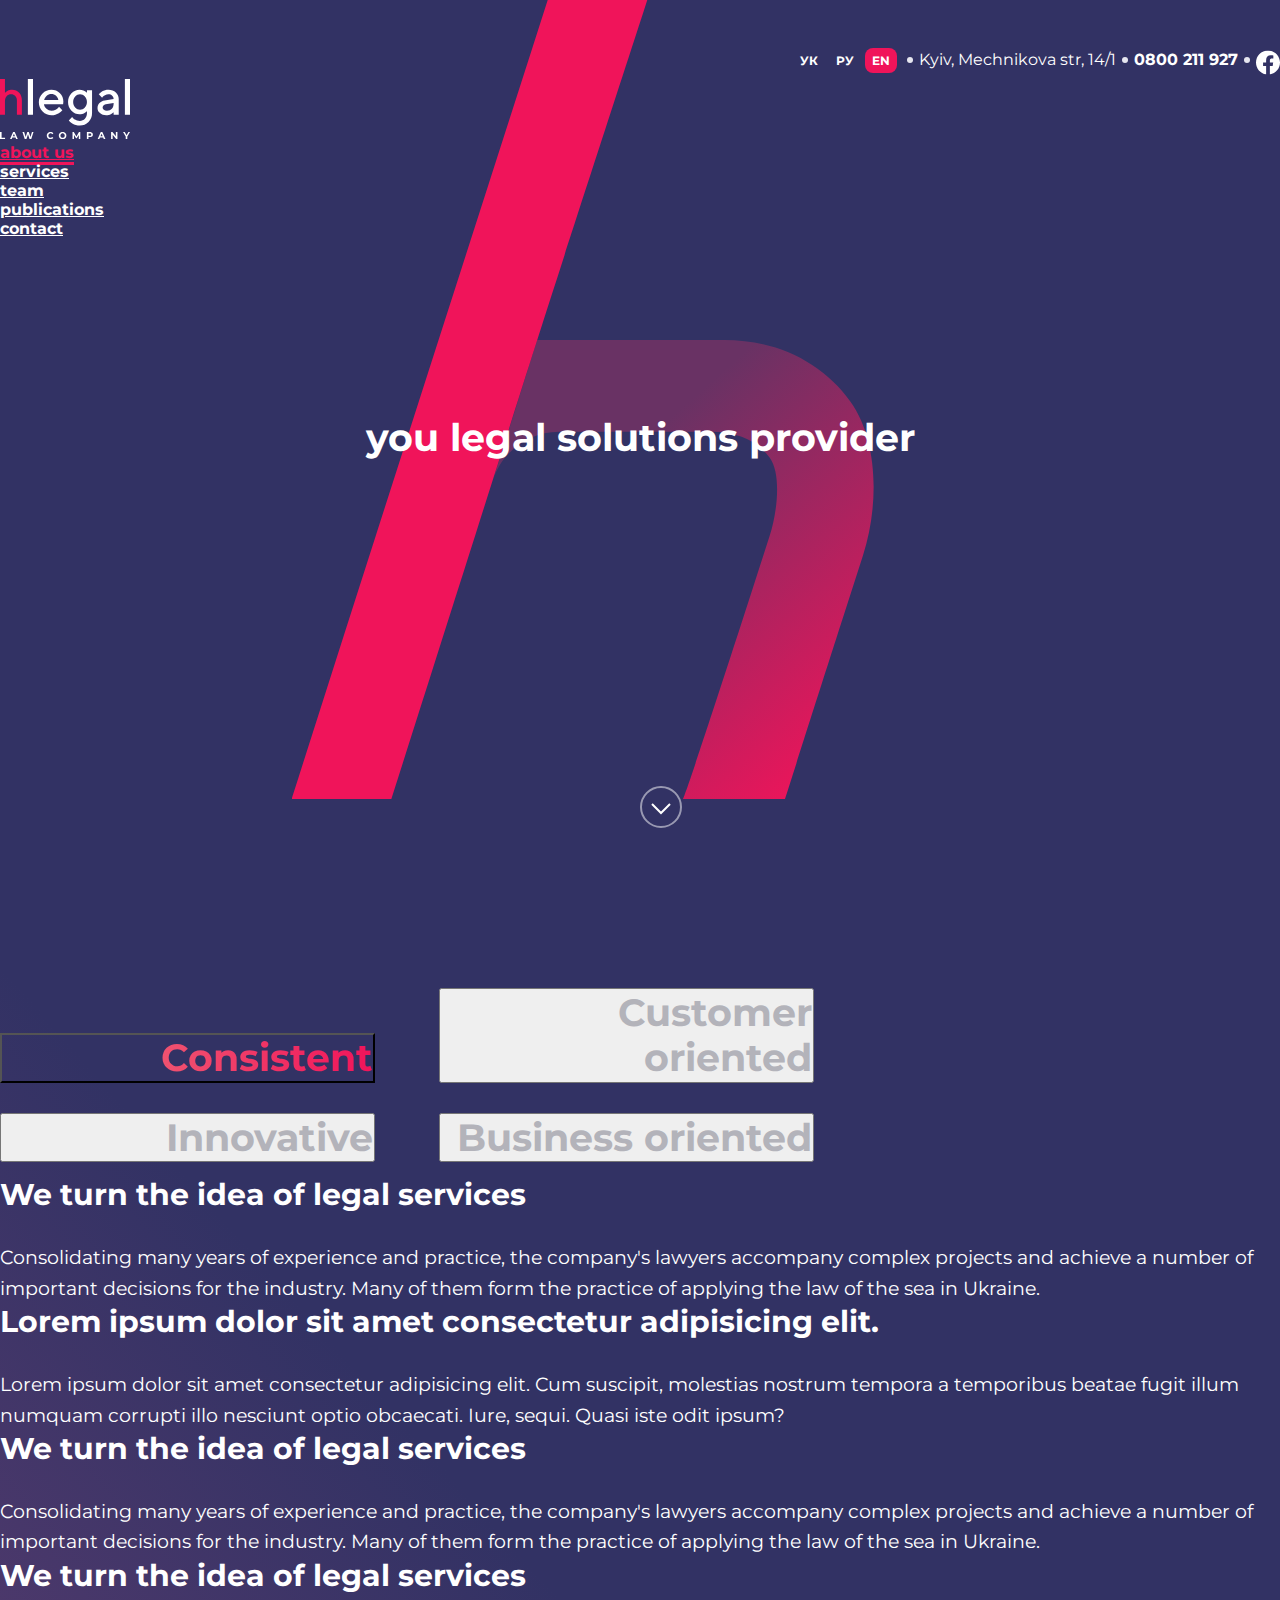
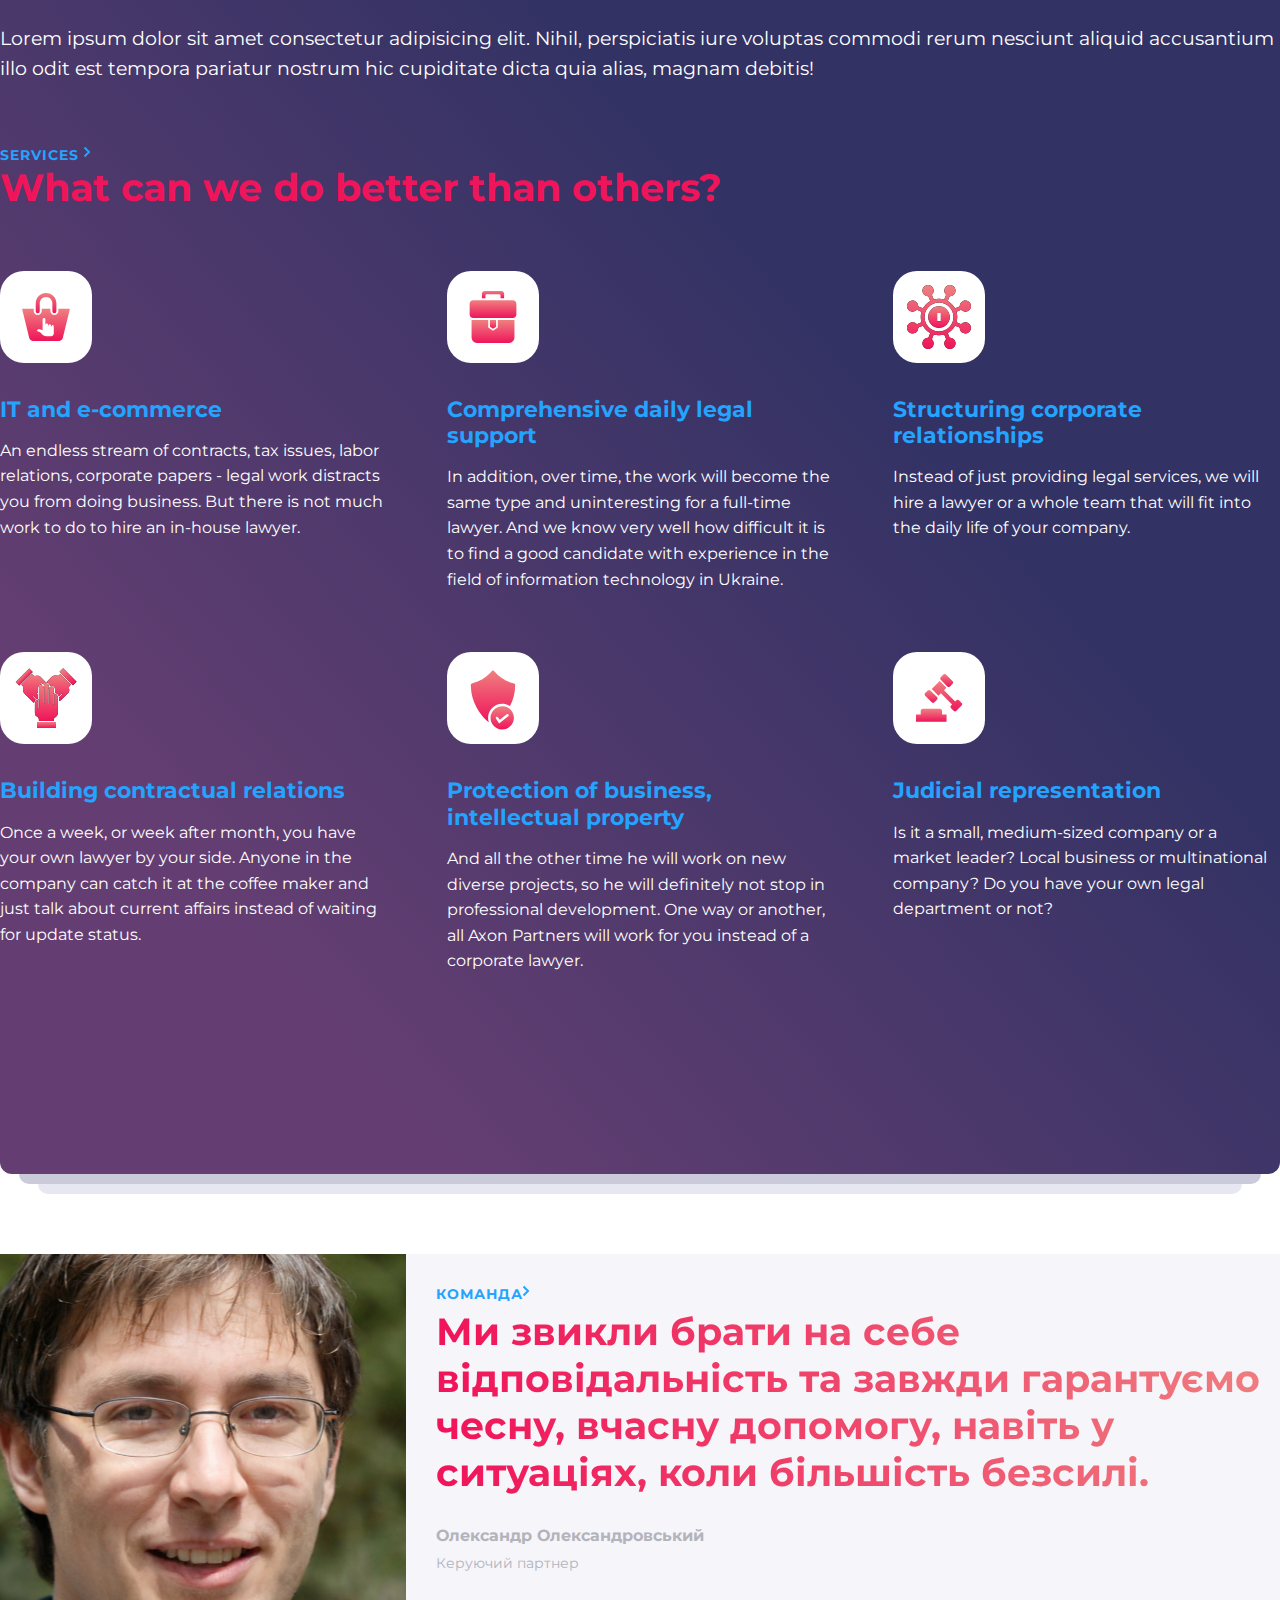
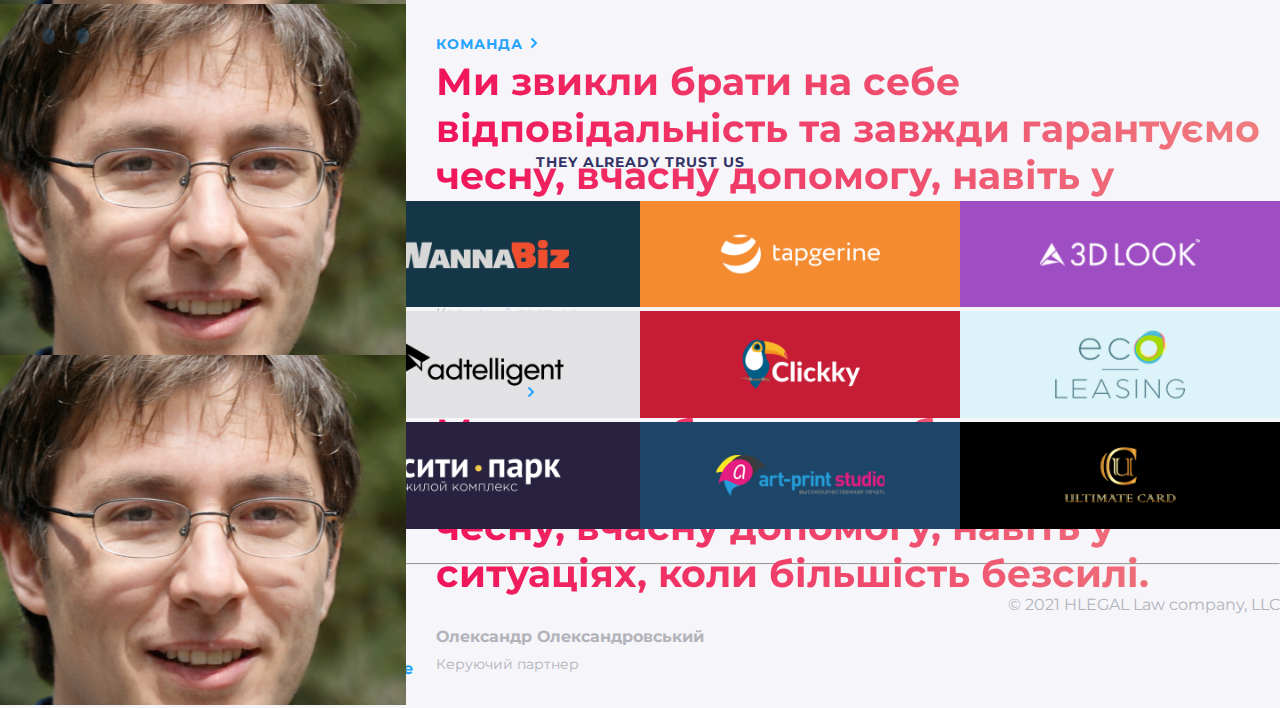
<file: index.html>
<!DOCTYPE html>
<html lang="en">

<head>
    <meta charset="UTF-8">
    <meta http-equiv="X-UA-Compatible" content="IE=edge">
    <meta name="viewport" content="width=device-width, initial-scale=1.0">
    <link href="https://cdn.jsdelivr.net/npm/bootstrap@5.1.3/dist/css/bootstrap.min.css" rel="stylesheet"
        integrity="sha384-1BmE4kWBq78iYhFldvKuhfTAU6auU8tT94WrHftjDbrCEXSU1oBoqyl2QvZ6jIW3" crossorigin="anonymous">
    <link rel="stylesheet" href="css/style.min.css">
    <link rel="icon" href="/img/favicon.png">
    <title>Homepage - Hlegals</title>
</head>

<body>
    <section class="home-intro-sect">
        <nav class="navbar navbar-expand-sm navbar-dark">
            <div class="container navbar-container">
                <div class="navbar-top">
                    <div class="navbar-lang">
                        <a href="" class="navbar-lang-item">УК</a>
                        <a href="" class="navbar-lang-item">РУ</a>
                        <a href="" class="navbar-lang-item active">EN</a>
                    </div>
                    <p class="navbar-address">Kyiv, Mechnikova str, 14/1</p>
                    <a href="tel:0800 211 927" class="navbar-tel">0800 211 927</a>
                    <a href="" class="navbar-fb"><svg width="24" height="25" viewBox="0 0 24 25" fill="none"
                            xmlns="http://www.w3.org/2000/svg">
                            <g clip-path="url(#clip0_30718_2871)">
                                <path class="navbar-fb-svg"
                                    d="M24 12.5733C24 5.90541 18.6274 0.5 12 0.5C5.37258 0.5 0 5.90541 0 12.5733C0 18.5995 4.38823 23.5943 10.125 24.5V16.0633H7.07813V12.5733H10.125V9.91343C10.125 6.88755 11.9165 5.21615 14.6576 5.21615C15.9705 5.21615 17.3438 5.45195 17.3438 5.45195V8.42313H15.8306C14.3399 8.42313 13.875 9.35379 13.875 10.3086V12.5733H17.2031L16.6711 16.0633H13.875V24.5C19.6118 23.5943 24 18.5995 24 12.5733Z"
                                    fill="white" />
                            </g>
                            <defs>
                                <clipPath id="clip0_30718_2871">
                                    <rect width="24" height="24" fill="white" transform="translate(0 0.5)" />
                                </clipPath>
                            </defs>
                        </svg></a>
                </div>
                <a class="navbar-brand" href="#"><img src="./img/logo-white.svg" class="navbar-main-logo"
                        alt="logo"></a>
                <button class="navbar-toggler" type="button" data-bs-toggle="collapse"
                    data-bs-target="#navbarSupportedContent" aria-controls="navbarSupportedContent"
                    aria-expanded="false" aria-label="Toggle navigation">
                    <span class="navbar-toggler-icon"></span>
                </button>
                <div class="collapse navbar-collapse" id="navbarSupportedContent">
                    <ul class="navbar-nav ms-auto mb-2 mb-lg-0">
                        <li class="nav-item">
                            <a class="nav-link active" href="#">about us</a>
                        </li>
                        <li class="nav-item">
                            <a class="nav-link" href="./services.html">services</a>
                        </li>
                        <li class="nav-item">
                            <a class="nav-link" href="./team.html">team</a>
                        </li>
                        <li class="nav-item">
                            <a class="nav-link" href="#">publications</a>
                        </li>
                        <li class="nav-item">
                            <a class="nav-link" href="#">contact</a>
                        </li>
                    </ul>
                </div>
            </div>
        </nav>
        <div class="container">
            <div class="container-logo">
                <h2 class="container-logo-header">you legal solutions provider</h2>
                <a href="" class="scroll-button">
                    <svg width="42" height="42" viewBox="0 0 42 42" fill="none" xmlns="http://www.w3.org/2000/svg">
                        <circle class="scroll-button-svg" opacity="0.5" cx="21" cy="21" r="20" stroke="white"
                            stroke-width="2" />
                        <path class="scroll-button-svg" d="M12 18L21 27L30 18" stroke="white" stroke-width="2" />
                    </svg>
                </a>
            </div>
            <div class="tab-container">
                <div class="d-flex align-items-center">
                    <div class="nav flex-column nav-pills me-3" id="v-pills-tab" role="tablist"
                        aria-orientation="vertical">
                        <button class="nav-link active" id="v-pills-home-tab" data-bs-toggle="pill"
                            data-bs-target="#v-pills-home" type="button" role="tab" aria-controls="v-pills-home"
                            aria-selected="true">Consistent</button>
                        <button class="nav-link" id="v-pills-profile-tab" data-bs-toggle="pill"
                            data-bs-target="#v-pills-profile" type="button" role="tab" aria-controls="v-pills-profile"
                            aria-selected="false">Customer oriented</button>
                        <button class="nav-link" id="v-pills-messages-tab" data-bs-toggle="pill"
                            data-bs-target="#v-pills-messages" type="button" role="tab" aria-controls="v-pills-messages"
                            aria-selected="false">Innovative</button>
                        <button class="nav-link" id="v-pills-settings-tab" data-bs-toggle="pill"
                            data-bs-target="#v-pills-settings" type="button" role="tab" aria-controls="v-pills-settings"
                            aria-selected="false">Business oriented</button>
                    </div>
                    <div class="vr"></div>
                    <div class="tab-content" id="v-pills-tabContent">
                        <div class="tab-pane fade show active" id="v-pills-home" role="tabpanel"
                            aria-labelledby="v-pills-home-tab">
                            <h3 class="block-heading">We turn the idea of legal services</h3>
                            <p class="block-text">Consolidating many years of experience and practice, the company's
                                lawyers accompany complex projects and achieve a number of important decisions for the
                                industry. Many of them form the practice of applying the law of the sea in Ukraine.</p>
                        </div>
                        <div class="tab-pane fade" id="v-pills-profile" role="tabpanel"
                            aria-labelledby="v-pills-profile-tab">
                            <h3 class="block-heading">Lorem ipsum dolor sit amet consectetur adipisicing elit.</h3>
                            <p class="block-text">Lorem ipsum dolor sit amet consectetur adipisicing elit. Cum suscipit,
                                molestias nostrum tempora a temporibus beatae fugit illum numquam corrupti illo nesciunt
                                optio obcaecati. Iure, sequi. Quasi iste odit ipsum?</p>
                        </div>
                        <div class="tab-pane fade" id="v-pills-messages" role="tabpanel"
                            aria-labelledby="v-pills-messages-tab">
                            <h3 class="block-heading">We turn the idea of legal services</h3>
                            <p class="block-text">Consolidating many years of experience and practice, the company's
                                lawyers accompany complex projects and achieve a number of important decisions for the
                                industry. Many of them form the practice of applying the law of the sea in Ukraine.</p>
                        </div>
                        <div class="tab-pane fade" id="v-pills-settings" role="tabpanel"
                            aria-labelledby="v-pills-settings-tab">
                            <h3 class="block-heading">We turn the idea of legal services</h3>
                            <p class="block-text">Lorem ipsum dolor sit amet consectetur adipisicing elit. Nihil,
                                perspiciatis iure voluptas commodi rerum nesciunt aliquid accusantium illo odit est
                                tempora pariatur nostrum hic cupiditate dicta quia alias, magnam debitis!</p>
                        </div>
                    </div>
                </div>
            </div>

            <a href="" class="subheading">services <svg class="arrow" width="12" height="12" viewBox="0 0 12 12"
                    fill="none" xmlns="http://www.w3.org/2000/svg">
                    <path d="M3.5 1.5L8 6L3.5 10.5" stroke="#24A3FF" stroke-width="2" />
                </svg></a>
            <h2 class="section-heading">What can we do better than others?</h2>
            <div class="services-container">
                <div class="services-container-item">
                    <img src="/img/services-icons/service-1.svg" alt="icon" class="services-icon">
                    <a href="#" class="services-heading">IT and e-commerce</a>
                    <p class="services-text">An endless stream of contracts, tax issues, labor relations, corporate
                        papers - legal work distracts you from doing business. But there is not much work to do to
                        hire an in-house lawyer.</p>
                </div>
                <div class="services-container-item">
                    <img src="/img/services-icons/service-2.svg" alt="icon" class="services-icon">
                    <a href="#" class="services-heading">Comprehensive daily
                        legal support</a>
                    <p class="services-text">In addition, over time, the work will become the same type and
                        uninteresting for a full-time lawyer. And we know very well how difficult it is to find a
                        good candidate with experience in the field of information technology in Ukraine.</p>
                </div>
                <div class="services-container-item">
                    <img src="/img/services-icons/service-3.svg" alt="icon" class="services-icon">
                    <a href="#" class="services-heading">Structuring corporate relationships</a>
                    <p class="services-text">Instead of just providing legal services, we will hire a lawyer or a
                        whole team that will fit into the daily life of your company.</p>
                </div>
                <div class="services-container-item">
                    <img src="/img/services-icons/service-4.svg" alt="icon" class="services-icon">
                    <a href="#" class="services-heading">Building contractual relations</a>
                    <p class="services-text">Once a week, or week after month, you have your own lawyer by your
                        side. Anyone in the company can catch it at the coffee maker and just talk about current
                        affairs instead of waiting for update status.</p>
                </div>
                <div class="services-container-item">
                    <img src="/img/services-icons/service-5.svg" alt="icon" class="services-icon">
                    <a href="#" class="services-heading">Protection of business, intellectual property</a>
                    <p class="services-text">And all the other time he will work on new diverse projects, so he will
                        definitely not stop in professional development. One way or another, all Axon Partners will
                        work for you instead of a corporate lawyer.</p>
                </div>
                <div class="services-container-item">
                    <img src="/img/services-icons/service-6.svg" alt="icon" class="services-icon">
                    <a href="#" class="services-heading">Judicial representation</a>
                    <p class="services-text">Is it a small, medium-sized company or a market leader? Local business
                        or multinational company? Do you have your own legal department or not?</p>
                </div>
            </div>
        </div>
    </section>
    <div class="echo-1"></div>
    <div class="echo-2"></div>

    <section class="home-slider-sect">
        <div class="container">
            <div id="carouselExampleCaptions" class="carousel slide" data-bs-ride="carousel">
                <div class="carousel-inner">
                    <div class="carousel-item active">
                        <div class="slider-row">
                            <div class="slider-img">
                                <img src="./img/carousel-photo.jpg" alt="Олександр Олександровский">
                            </div>
                            <div class="slider-text">
                                <a href="" class="subheading">команда<svg class="arrow" width="12" height="12"
                                        viewBox="0 0 12 12" fill="none" xmlns="http://www.w3.org/2000/svg">
                                        <path d="M3.5 1.5L8 6L3.5 10.5" stroke="#24A3FF" stroke-width="2" />
                                    </svg> </a>
                                <h2 class="section-heading gradient-text">Ми звикли брати на себе відповідальність та
                                    завжди гарантуємо чесну, вчасну допомогу, навіть у ситуаціях, коли більшість
                                    безсилі.</h2>
                                <div class="slider-text-person">
                                    <p class="slider-text-name">Олександр Олександровський</p>
                                    <p class="slider-text-role">Керуючий партнер</p>
                                </div>
                            </div>
                        </div>
                    </div>
                    <div class="carousel-item">
                        <div class="slider-row">
                            <div class="slider-img">
                                <img src="./img/carousel-photo.jpg" alt="Олександр Олександровский">
                            </div>
                            <div class="slider-text">
                                <a href="" class="subheading">команда <img src="./img/arrow.svg" alt="arrow"></a>
                                <h2 class="section-heading gradient-text">Ми звикли брати на себе відповідальність та
                                    завжди гарантуємо чесну, вчасну допомогу, навіть у ситуаціях, коли більшість
                                    безсилі.</h2>
                                <div class="slider-text-person">
                                    <p class="slider-text-name">Олександр Олександровський</p>
                                    <p class="slider-text-role">Керуючий партнер</p>
                                </div>
                            </div>
                        </div>
                    </div>
                    <div class="carousel-item">
                        <div class="slider-row">
                            <div class="slider-img">
                                <img src="./img/carousel-photo.jpg" alt="Олександр Олександровский">
                            </div>
                            <div class="slider-text">
                                <a href="" class="subheading">команда <svg class="arrow" width="12" height="12"
                                        viewBox="0 0 12 12" fill="none" xmlns="http://www.w3.org/2000/svg">
                                        <path d="M3.5 1.5L8 6L3.5 10.5" stroke="#24A3FF" stroke-width="2" />
                                    </svg></a>
                                <h2 class="section-heading gradient-text">Ми звикли брати на себе відповідальність та
                                    завжди гарантуємо чесну, вчасну допомогу, навіть у ситуаціях, коли більшість
                                    безсилі.</h2>
                                <div class="slider-text-person">
                                    <p class="slider-text-name">Олександр Олександровський</p>
                                    <p class="slider-text-role">Керуючий партнер</p>
                                </div>
                            </div>
                        </div>
                    </div>
                </div>
                <div class="carousel-indicators">
                    <button type="button" data-bs-target="#carouselExampleCaptions" data-bs-slide-to="0" class="active"
                        aria-current="true" aria-label="Slide 1"></button>
                    <button type="button" data-bs-target="#carouselExampleCaptions" data-bs-slide-to="1"
                        aria-label="Slide 2"></button>
                    <button type="button" data-bs-target="#carouselExampleCaptions" data-bs-slide-to="2"
                        aria-label="Slide 3"></button>
                </div>
            </div>
        </div>
    </section>

    <section class="clients-sect">
        <h3 class="clients-subheading">They already trust us</h3>
        <div class="clients-container">
            <a href="" class="clients-item"><img src="./img/clients/client-logo1.jpg" alt=""></a>
            <a href="" class="clients-item"><img src="./img/clients/client-logo2.jpg" alt=""></a>
            <a href="" class="clients-item"><img src="./img/clients/client-logo3.jpg" alt=""></a>
            <a href="" class="clients-item"><img src="./img/clients/client-logo4.jpg" alt=""></a>
            <a href="" class="clients-item"><img src="./img/clients/client-logo5.jpg" alt=""></a>
            <a href="" class="clients-item"><img src="./img/clients/client-logo6.jpg" alt=""></a>
            <a href="" class="clients-item"><img src="./img/clients/client-logo7.jpg" alt=""></a>
            <a href="" class="clients-item"><img src="./img/clients/client-logo8.jpg" alt=""></a>
            <a href="" class="clients-item"><img src="./img/clients/client-logo9.jpg" alt=""></a>
            <a href="" class="clients-item"><img src="./img/clients/client-logo10.jpg" alt=""></a>
            <a href="" class="clients-item"><img src="./img/clients/client-logo11.jpg" alt=""></a>
            <a href="" class="clients-item"><img src="./img/clients/client-logo12.jpg" alt=""></a>
        </div>
    </section>

    <section class="publications-sect">
        <div class="container">
            <a href="" class="subheading">Publications<svg class="arrow" width="12" height="12" viewBox="0 0 12 12"
                    fill="none" xmlns="http://www.w3.org/2000/svg">
                    <path d="M3.5 1.5L8 6L3.5 10.5" stroke="#24A3FF" stroke-width="2" />
                </svg>
            </a>
            <h2 class="section-heading">We have something to tell</h2>
            <div class="publications-sect-inner">
                <div class="publications-sect-item">
                    <img src="/img/publications-sect/publ-sect-img1.jpg" alt="">
                    <div class="publications-sect-item-text">
                        <a href="#" class="publications-heading">Equity associate</a>
                        <h5 class="date">April 22</h5>
                        <hr class="publications-hr">
                        <p class="small-text">I'm a jun on projects. I am a co-owner of a law firm. How it happened.
                            Before entering my parents told me that if I…</p>
                    </div>
                </div>
                <div class="publications-sect-item">
                    <img src="/img/publications-sect/publ-sect-img2.jpg" alt="">
                    <div class="publications-sect-item-text">
                        <a href="#" class="publications-heading">Penalty for the Good Corporation: what will happen to Google
                            and
                            others for violating the GDPR</a>
                        <h5 class="date">September 29</h5>
                        <hr class="publications-hr">
                        <p class="small-text">And why the recovery of 50 million euros could be a fateful precedent
                            According to Mind.ua January 21 National Commission for Data Protection.</p>
                    </div>
                </div>
                <div class="publications-sect-item">
                    <img src="/img/publications-sect/publ-sect-img3.jpg" alt="">
                    <div class="publications-sect-item-text">
                        <a href="#" class="publications-heading">Millennial Testament></a>
                        <h5 class="date">August 19</h5>
                        <hr class="publications-hr">
                        <p class="small-text">What and how modern vloggers, opinion leaders and crypto-millionaires will
                            inherit A typical legacy of the Ukrainian generation X looks like this: an apartment in…</p>
                    </div>
                </div>
            </div>
        </div>
    </section>
    <footer class="footer">
        <div class="container">
            <hr class="footer-hr">
            <div class="footer-inner">
                <div class="footer-left">
                    <p class="footer-address">Kyiv, Mechnikova str, 14/1 <img class="dot-separator" src="/img/dot-separator.svg" alt="separator"> <a class="map-link" target=»_blank»
                        href="https://www.google.com/maps/place/%D1%83%D0%BB.+%D0%9C%D0%B5%D1%87%D0%BD%D0%B8%D0%BA%D0%BE%D0%B2%D0%B0,+14%2F1,+%D0%9A%D0%B8%D0%B5%D0%B2,+%D0%A3%D0%BA%D1%80%D0%B0%D0%B8%D0%BD%D0%B0,+02000/@50.436795,30.5305163,17z/data=!3m1!4b1!4m5!3m4!1s0x40d4cf07295b8e39:0x17b2112e2dc0e7a!8m2!3d50.436795!4d30.532705">On
                        map</a></p>
                    <a href="#" target="_blank"><svg class="fb-icon-footer" width="24" height="25" viewBox="0 0 24 25" fill="none"
                        xmlns="http://www.w3.org/2000/svg">
                        <g clip-path="url(#clip0_30718_2871)">
                            <path
                                d="M24 12.5733C24 5.90541 18.6274 0.5 12 0.5C5.37258 0.5 0 5.90541 0 12.5733C0 18.5995 4.38823 23.5943 10.125 24.5V16.0633H7.07813V12.5733H10.125V9.91343C10.125 6.88755 11.9165 5.21615 14.6576 5.21615C15.9705 5.21615 17.3438 5.45195 17.3438 5.45195V8.42313H15.8306C14.3399 8.42313 13.875 9.35379 13.875 10.3086V12.5733H17.2031L16.6711 16.0633H13.875V24.5C19.6118 23.5943 24 18.5995 24 12.5733Z"
                                fill="white" />
                        </g>
                        <defs>
                            <clipPath id="clip0_30718_2871">
                                <rect width="24" height="24" fill="white" transform="translate(0 0.5)" />
                            </clipPath>
                        </defs>
                    </svg></a>
                    <img class="dot-separator" src="/img/dot-separator.svg" alt="separator">
                    <a href="tel:0800 211 927" class="footer-tel">0800 211 927</a>
                    <img class="dot-separator" src="/img/dot-separator.svg" alt="separator">
                    <a href="mailto:contact@forstudy.space" class="footer-mail">contact@forstudy.space</a>
                </div>
                <div class="footer-right">
                    <p class="trademark">© 2021 HLEGAL Law company, LLC</p>
                </div>
            </div>
        </div>
    </footer>

    <script src="https://cdn.jsdelivr.net/npm/bootstrap@5.1.3/dist/js/bootstrap.bundle.min.js"
        integrity="sha384-ka7Sk0Gln4gmtz2MlQnikT1wXgYsOg+OMhuP+IlRH9sENBO0LRn5q+8nbTov4+1p"
        crossorigin="anonymous"></script>
</body>

</html>
</file>
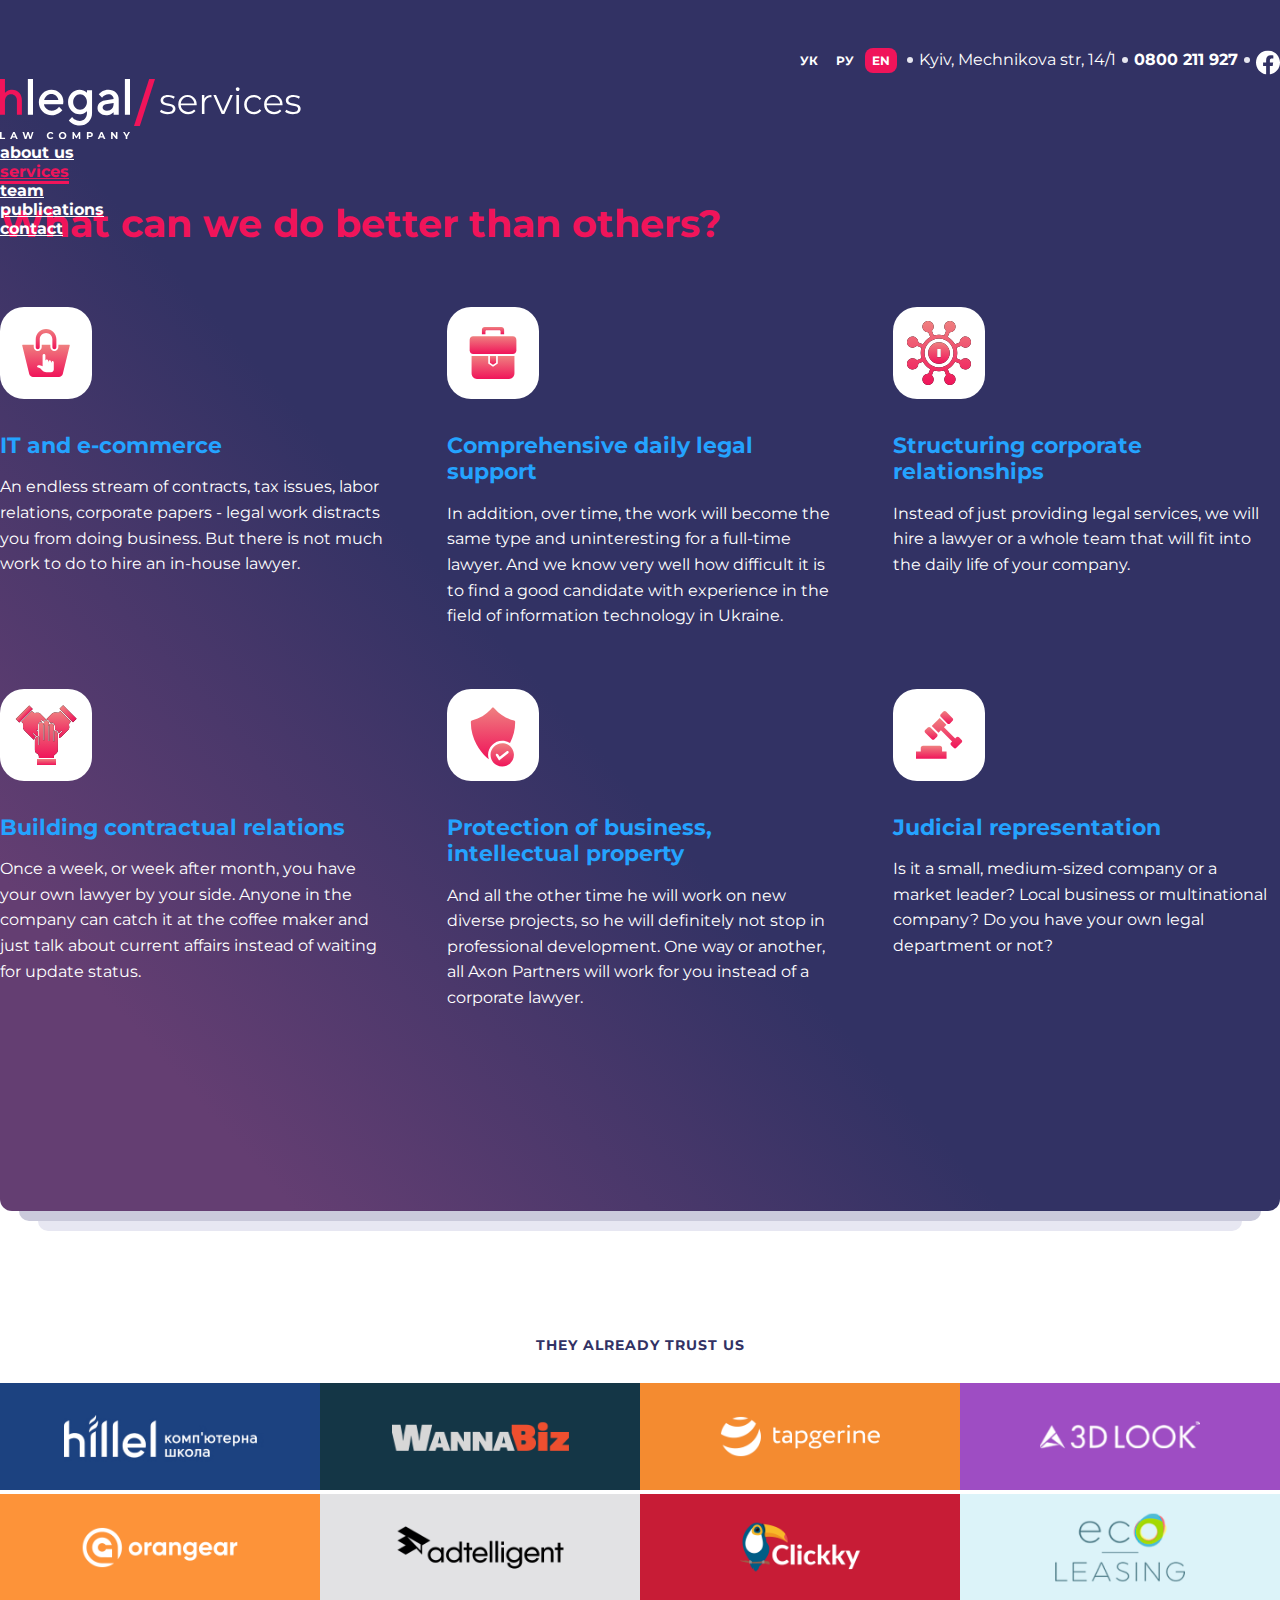
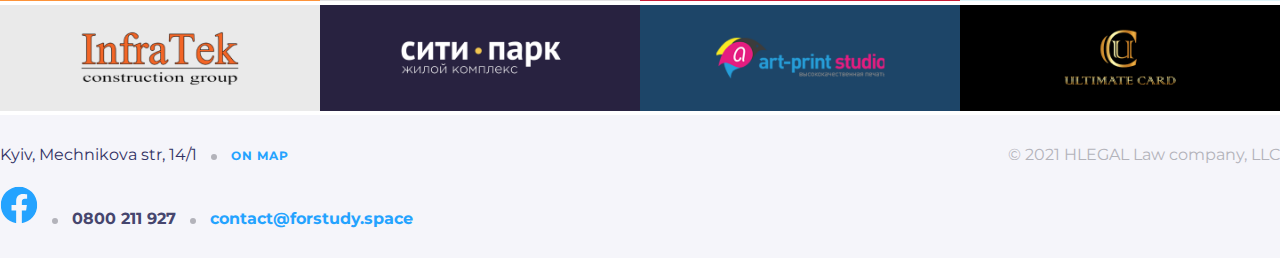
<file: services.html>
<!DOCTYPE html>
<html lang="en">

<head>
    <meta charset="UTF-8">
    <meta http-equiv="X-UA-Compatible" content="IE=edge">
    <meta name="viewport" content="width=device-width, initial-scale=1.0">
    <link href="https://cdn.jsdelivr.net/npm/bootstrap@5.1.3/dist/css/bootstrap.min.css" rel="stylesheet"
        integrity="sha384-1BmE4kWBq78iYhFldvKuhfTAU6auU8tT94WrHftjDbrCEXSU1oBoqyl2QvZ6jIW3" crossorigin="anonymous">
    <link rel="stylesheet" href="css/style.min.css">
    <link rel="icon" href="/img/favicon.png">
    <title>Services - Hlegals</title>
</head>

<body>
    <div class="services-page">
        <section class="services-page-sect">
            <nav class="navbar navbar-expand-sm navbar-dark">
                <div class="container navbar-container">
                    <div class="navbar-top">
                        <div class="navbar-lang">
                            <a href="" class="navbar-lang-item">УК</a>
                            <a href="" class="navbar-lang-item">РУ</a>
                            <a href="" class="navbar-lang-item active">EN</a>
                        </div>
                        <p class="navbar-address">Kyiv, Mechnikova str, 14/1</p>
                        <a href="tel:0800 211 927" class="navbar-tel">0800 211 927</a>
                        <a href="" class="navbar-fb"><svg width="24" height="25" viewBox="0 0 24 25" fill="none"
                                xmlns="http://www.w3.org/2000/svg">
                                <g clip-path="url(#clip0_30718_2871)">
                                    <path class="navbar-fb-svg"
                                        d="M24 12.5733C24 5.90541 18.6274 0.5 12 0.5C5.37258 0.5 0 5.90541 0 12.5733C0 18.5995 4.38823 23.5943 10.125 24.5V16.0633H7.07813V12.5733H10.125V9.91343C10.125 6.88755 11.9165 5.21615 14.6576 5.21615C15.9705 5.21615 17.3438 5.45195 17.3438 5.45195V8.42313H15.8306C14.3399 8.42313 13.875 9.35379 13.875 10.3086V12.5733H17.2031L16.6711 16.0633H13.875V24.5C19.6118 23.5943 24 18.5995 24 12.5733Z"
                                        fill="white" />
                                </g>
                                <defs>
                                    <clipPath id="clip0_30718_2871">
                                        <rect width="24" height="24" fill="white" transform="translate(0 0.5)" />
                                    </clipPath>
                                </defs>
                            </svg></a>
                    </div>
                    <a class="navbar-brand" href="/index.html"><img src="/img/services-icons/services-logo.svg" class="navbar-main-logo"
                            alt="logo"></a>
                    <button class="navbar-toggler" type="button" data-bs-toggle="collapse"
                        data-bs-target="#navbarSupportedContent" aria-controls="navbarSupportedContent"
                        aria-expanded="false" aria-label="Toggle navigation">
                        <span class="navbar-toggler-icon"></span>
                    </button>
                    <div class="collapse navbar-collapse" id="navbarSupportedContent">
                        <ul class="navbar-nav ms-auto mb-2 mb-lg-0">
                            <li class="nav-item">
                                <a class="nav-link" href="/index.html">about us</a>
                            </li>
                            <li class="nav-item">
                                <a class="nav-link  active" href="./services.html">services</a>
                            </li>
                            <li class="nav-item">
                                <a class="nav-link" href="./team.html">team</a>
                            </li>
                            <li class="nav-item">
                                <a class="nav-link" href="#">publications</a>
                            </li>
                            <li class="nav-item">
                                <a class="nav-link" href="#">contact</a>
                            </li>
                        </ul>
                    </div>
                </div>
            </nav>
            <div class="container">
                <h2 class="section-heading">What can we do better than others?</h2>
                <div class="services-container">
                    <div class="services-container-item">
                        <img src="/img/services-icons/service-1.svg" alt="icon" class="services-icon">
                        <a href="#" class="services-heading">IT and e-commerce</a>
                        <p class="services-text">An endless stream of contracts, tax issues, labor relations, corporate
                            papers - legal work distracts you from doing business. But there is not much work to do to
                            hire an in-house lawyer.</p>
                    </div>
                    <div class="services-container-item">
                        <img src="/img/services-icons/service-2.svg" alt="icon" class="services-icon">
                        <a href="#" class="services-heading">Comprehensive daily
                            legal support</a>
                        <p class="services-text">In addition, over time, the work will become the same type and
                            uninteresting for a full-time lawyer. And we know very well how difficult it is to find a
                            good candidate with experience in the field of information technology in Ukraine.</p>
                    </div>
                    <div class="services-container-item">
                        <img src="/img/services-icons/service-3.svg" alt="icon" class="services-icon">
                        <a href="#" class="services-heading">Structuring corporate relationships</a>
                        <p class="services-text">Instead of just providing legal services, we will hire a lawyer or a
                            whole team that will fit into the daily life of your company.</p>
                    </div>
                    <div class="services-container-item">
                        <img src="/img/services-icons/service-4.svg" alt="icon" class="services-icon">
                        <a href="#" class="services-heading">Building contractual relations</a>
                        <p class="services-text">Once a week, or week after month, you have your own lawyer by your
                            side. Anyone in the company can catch it at the coffee maker and just talk about current
                            affairs instead of waiting for update status.</p>
                    </div>
                    <div class="services-container-item">
                        <img src="/img/services-icons/service-5.svg" alt="icon" class="services-icon">
                        <a href="#" class="services-heading">Protection of business, intellectual property</a>
                        <p class="services-text">And all the other time he will work on new diverse projects, so he will
                            definitely not stop in professional development. One way or another, all Axon Partners will
                            work for you instead of a corporate lawyer.</p>
                    </div>
                    <div class="services-container-item">
                        <img src="/img/services-icons/service-6.svg" alt="icon" class="services-icon">
                        <a href="#" class="services-heading">Judicial representation</a>
                        <p class="services-text">Is it a small, medium-sized company or a market leader? Local business
                            or multinational company? Do you have your own legal department or not?</p>
                    </div>
                </div>
            </div>
        </section>
        <div class="echo-1"></div>
        <div class="echo-2"></div>

        <section class="clients-sect">
            <h3 class="clients-subheading">They already trust us</h3>
            <div class="clients-container">
                <a href="" class="clients-item"><img src="./img/clients/client-logo1.jpg" alt=""></a>
                <a href="" class="clients-item"><img src="./img/clients/client-logo2.jpg" alt=""></a>
                <a href="" class="clients-item"><img src="./img/clients/client-logo3.jpg" alt=""></a>
                <a href="" class="clients-item"><img src="./img/clients/client-logo4.jpg" alt=""></a>
                <a href="" class="clients-item"><img src="./img/clients/client-logo5.jpg" alt=""></a>
                <a href="" class="clients-item"><img src="./img/clients/client-logo6.jpg" alt=""></a>
                <a href="" class="clients-item"><img src="./img/clients/client-logo7.jpg" alt=""></a>
                <a href="" class="clients-item"><img src="./img/clients/client-logo8.jpg" alt=""></a>
                <a href="" class="clients-item"><img src="./img/clients/client-logo9.jpg" alt=""></a>
                <a href="" class="clients-item"><img src="./img/clients/client-logo10.jpg" alt=""></a>
                <a href="" class="clients-item"><img src="./img/clients/client-logo11.jpg" alt=""></a>
                <a href="" class="clients-item"><img src="./img/clients/client-logo12.jpg" alt=""></a>
            </div>
        </section>

        <footer class="footer">
            <div class="container">
                <!-- <hr class="footer-hr"> -->
                <div class="footer-inner">
                    <div class="footer-left">
                        <p class="footer-address">Kyiv, Mechnikova str, 14/1 <img class="dot-separator"
                                src="/img/dot-separator.svg" alt="separator"> <a class="map-link" target=»_blank»
                                href="https://www.google.com/maps/place/%D1%83%D0%BB.+%D0%9C%D0%B5%D1%87%D0%BD%D0%B8%D0%BA%D0%BE%D0%B2%D0%B0,+14%2F1,+%D0%9A%D0%B8%D0%B5%D0%B2,+%D0%A3%D0%BA%D1%80%D0%B0%D0%B8%D0%BD%D0%B0,+02000/@50.436795,30.5305163,17z/data=!3m1!4b1!4m5!3m4!1s0x40d4cf07295b8e39:0x17b2112e2dc0e7a!8m2!3d50.436795!4d30.532705">On
                                map</a></p>
                        <a href="#" target="_blank"><svg class="fb-icon-footer" width="24" height="25"
                                viewBox="0 0 24 25" fill="none" xmlns="http://www.w3.org/2000/svg">
                                <g clip-path="url(#clip0_30718_2871)">
                                    <path
                                        d="M24 12.5733C24 5.90541 18.6274 0.5 12 0.5C5.37258 0.5 0 5.90541 0 12.5733C0 18.5995 4.38823 23.5943 10.125 24.5V16.0633H7.07813V12.5733H10.125V9.91343C10.125 6.88755 11.9165 5.21615 14.6576 5.21615C15.9705 5.21615 17.3438 5.45195 17.3438 5.45195V8.42313H15.8306C14.3399 8.42313 13.875 9.35379 13.875 10.3086V12.5733H17.2031L16.6711 16.0633H13.875V24.5C19.6118 23.5943 24 18.5995 24 12.5733Z"
                                        fill="white" />
                                </g>
                                <defs>
                                    <clipPath id="clip0_30718_2871">
                                        <rect width="24" height="24" fill="white" transform="translate(0 0.5)" />
                                    </clipPath>
                                </defs>
                            </svg></a>
                        <img class="dot-separator" src="/img/dot-separator.svg" alt="separator">
                        <a href="tel:0800 211 927" class="footer-tel">0800 211 927</a>
                        <img class="dot-separator" src="/img/dot-separator.svg" alt="separator">
                        <a href="mailto:contact@forstudy.space" class="footer-mail">contact@forstudy.space</a>
                    </div>
                    <div class="footer-right">
                        <p class="trademark">© 2021 HLEGAL Law company, LLC</p>
                    </div>
                </div>
            </div>
        </footer>
    </div>
</body>

</html>
</file>
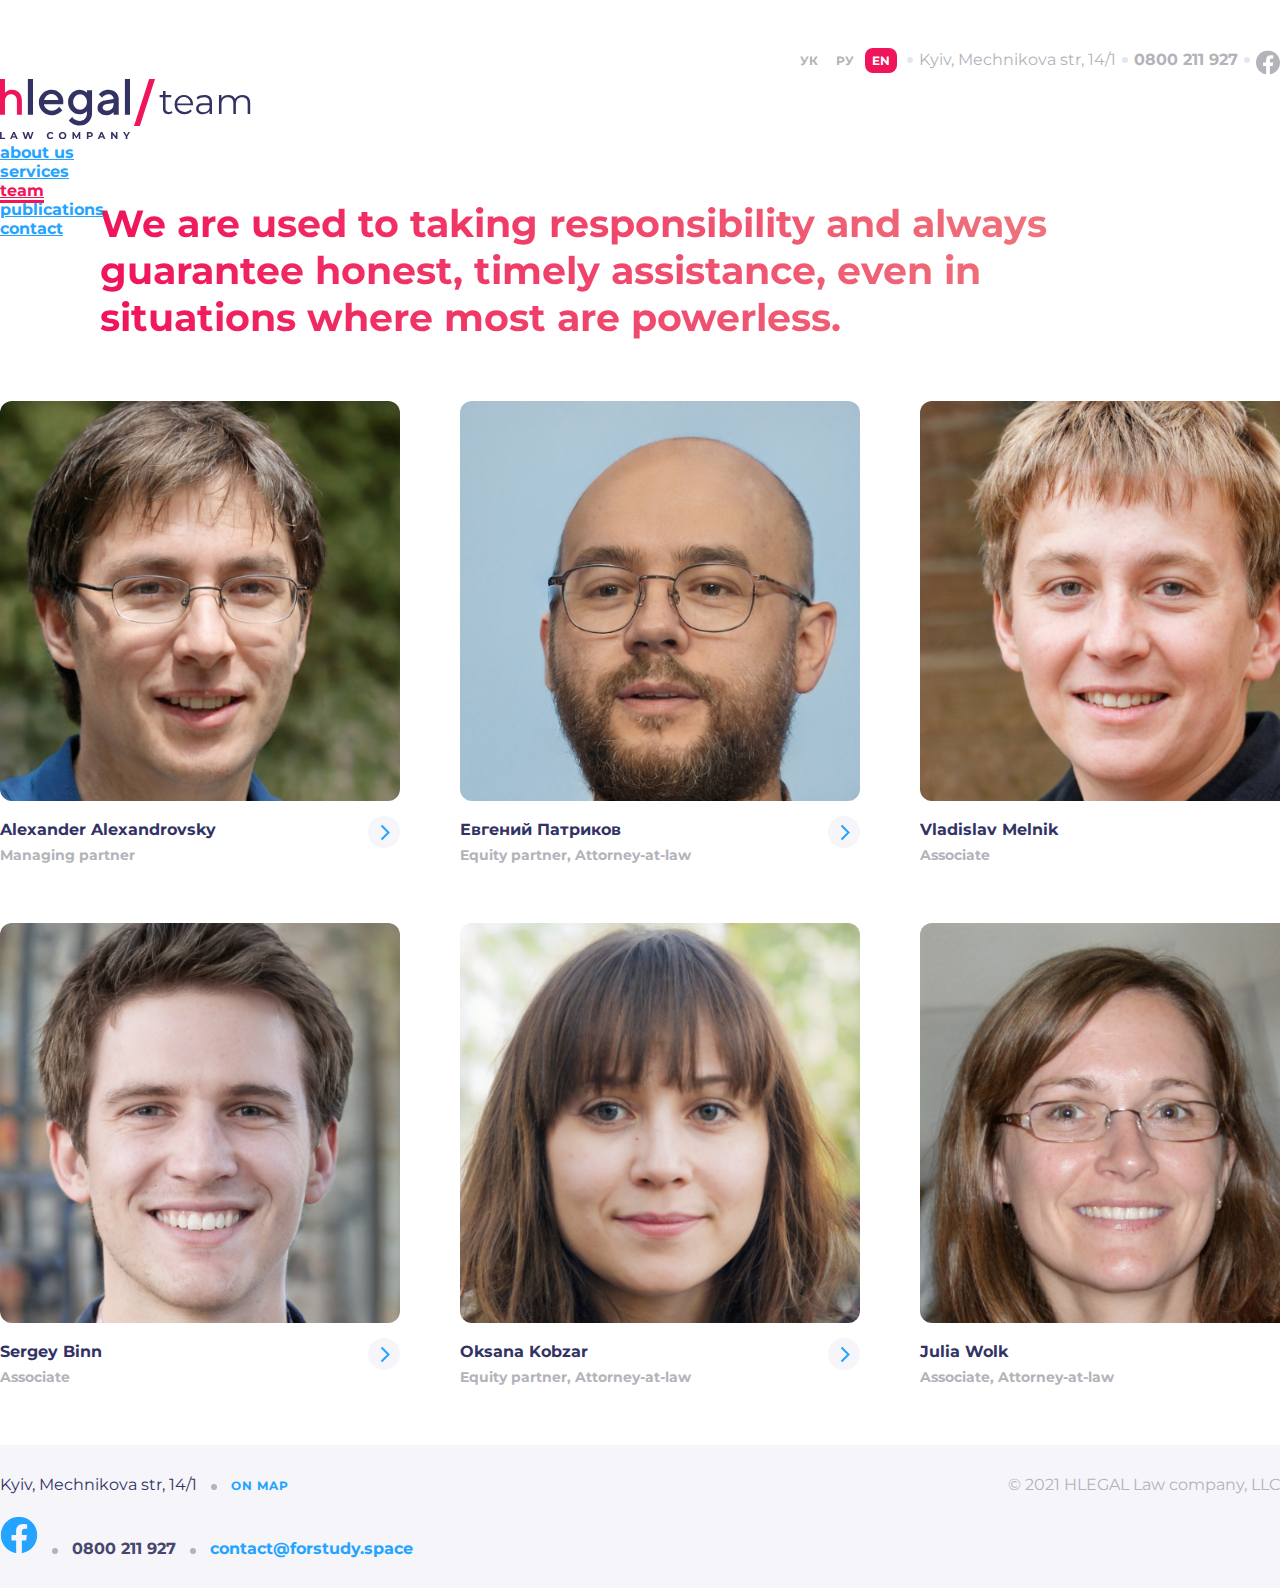
<file: team.html>
<!DOCTYPE html>
<html lang="en">

<head>
    <meta charset="UTF-8">
    <meta http-equiv="X-UA-Compatible" content="IE=edge">
    <meta name="viewport" content="width=device-width, initial-scale=1.0">
    <link href="https://cdn.jsdelivr.net/npm/bootstrap@5.1.3/dist/css/bootstrap.min.css" rel="stylesheet"
        integrity="sha384-1BmE4kWBq78iYhFldvKuhfTAU6auU8tT94WrHftjDbrCEXSU1oBoqyl2QvZ6jIW3" crossorigin="anonymous">
    <link rel="stylesheet" href="css/style.min.css">
    <link rel="icon" href="/img/favicon.png">
    <title>Team - Hlegals</title>
</head>

<body>
    <div class="team-page">
        <section class="team-page-sect">
            <nav class="navbar navbar-expand-sm navbar-dark">
                <div class="container navbar-container">
                    <div class="navbar-top">
                        <div class="navbar-lang">
                            <a href="" class="navbar-lang-item">УК</a>
                            <a href="" class="navbar-lang-item">РУ</a>
                            <a href="" class="navbar-lang-item active">EN</a>
                        </div>
                        <p class="navbar-address">Kyiv, Mechnikova str, 14/1</p>
                        <a href="tel:0800 211 927" class="navbar-tel">0800 211 927</a>
                        <a href="" class="navbar-fb"><svg width="24" height="25" viewBox="0 0 24 25" fill="none"
                                xmlns="http://www.w3.org/2000/svg">
                                <g clip-path="url(#clip0_30718_2871)">
                                    <path class="navbar-fb-svg"
                                        d="M24 12.5733C24 5.90541 18.6274 0.5 12 0.5C5.37258 0.5 0 5.90541 0 12.5733C0 18.5995 4.38823 23.5943 10.125 24.5V16.0633H7.07813V12.5733H10.125V9.91343C10.125 6.88755 11.9165 5.21615 14.6576 5.21615C15.9705 5.21615 17.3438 5.45195 17.3438 5.45195V8.42313H15.8306C14.3399 8.42313 13.875 9.35379 13.875 10.3086V12.5733H17.2031L16.6711 16.0633H13.875V24.5C19.6118 23.5943 24 18.5995 24 12.5733Z"
                                        fill="white" />
                                </g>
                                <defs>
                                    <clipPath id="clip0_30718_2871">
                                        <rect width="24" height="24" fill="white" transform="translate(0 0.5)" />
                                    </clipPath>
                                </defs>
                            </svg></a>
                    </div>
                    <a class="navbar-brand" href="/index.html"><img src="./img/team-page/team-logo.svg"
                            class="navbar-main-logo" alt="logo"></a>
                    <button class="navbar-toggler" type="button" data-bs-toggle="collapse"
                        data-bs-target="#navbarSupportedContent" aria-controls="navbarSupportedContent"
                        aria-expanded="false" aria-label="Toggle navigation">
                        <span class="navbar-toggler-icon"></span>
                    </button>
                    <div class="collapse navbar-collapse" id="navbarSupportedContent">
                        <ul class="navbar-nav ms-auto mb-2 mb-lg-0">
                            <li class="nav-item">
                                <a class="nav-link" href="#">about us</a>
                            </li>
                            <li class="nav-item">
                                <a class="nav-link" href="./services.html">services</a>
                            </li>
                            <li class="nav-item">
                                <a class="nav-link active" href="#">team</a>
                            </li>
                            <li class="nav-item">
                                <a class="nav-link" href="#">publications</a>
                            </li>
                            <li class="nav-item">
                                <a class="nav-link" href="#">contact</a>
                            </li>
                        </ul>
                    </div>
                </div>
            </nav>

            <div class="container">
                <div class="team-page-heading gradient-text">
                    <h2 class="section-heading">We are used to taking responsibility and always guarantee honest, timely
                        assistance, even in situations where most are powerless.</h2>
                </div>


                <div class="team-page-inner">
                    <div class="team-page-inner-item">
                        <a class="team-link" href="#">
                            <img class="team-img" src="/img/team-page/Team-1.jpg" alt="Alexandrovsky"></img>
                            <h4 class="team-text-name">Alexander Alexandrovsky</h4>
                            <svg class="arrow-button" width="32" height="32" viewBox="0 0 32 32" fill="none"
                                xmlns="http://www.w3.org/2000/svg">
                                <circle cx="16" cy="16" r="16" fill="#F5F5FA" />
                                <path d="M13.5 23.5L20.5 16.5L13.5 9.5" stroke="#24A3FF" stroke-width="2" />
                            </svg>
                        </a>
                        <h5 class="team-text-role">Managing partner</h5>
                    </div>
                    <div class="team-page-inner-item">
                        <a class="team-link" href="#">
                            <img class="team-img" src="/img/team-page/Team-2.jpg" alt="Евгений Патриков"></img>
                            <h4 class="team-text-name">Евгений Патриков</h4>
                            <svg class="arrow-button" width="32" height="32" viewBox="0 0 32 32" fill="none"
                                xmlns="http://www.w3.org/2000/svg">
                                <circle cx="16" cy="16" r="16" fill="#F5F5FA" />
                                <path d="M13.5 23.5L20.5 16.5L13.5 9.5" stroke="#24A3FF" stroke-width="2" />
                            </svg>
                        </a>
                        <h5 class="team-text-role">Equity partner, Attorney-at-law</h5>
                    </div>
                    <div class="team-page-inner-item">
                        <a class="team-link" href="#">
                            <img class="team-img" src="/img/team-page/Team-3.jpg" alt=""></img>
                            <h4 class="team-text-name">Vladislav Melnik</h4>
                            <svg class="arrow-button" width="32" height="32" viewBox="0 0 32 32" fill="none"
                                xmlns="http://www.w3.org/2000/svg">
                                <circle cx="16" cy="16" r="16" fill="#F5F5FA" />
                                <path d="M13.5 23.5L20.5 16.5L13.5 9.5" stroke="#24A3FF" stroke-width="2" />
                            </svg>
                        </a>
                        <h5 class="team-text-role">Associate</h5>
                    </div>
                    <div class="team-page-inner-item">
                        <a class="team-link" href="#">
                            <img class="team-img" src="/img/team-page/Team-4.jpg" alt=""></img>
                            <h4 class="team-text-name">Sergey Binn</h4>
                            <svg class="arrow-button" width="32" height="32" viewBox="0 0 32 32" fill="none"
                                xmlns="http://www.w3.org/2000/svg">
                                <circle cx="16" cy="16" r="16" fill="#F5F5FA" />
                                <path d="M13.5 23.5L20.5 16.5L13.5 9.5" stroke="#24A3FF" stroke-width="2" />
                            </svg>
                        </a>
                        <h5 class="team-text-role">Associate</h5>
                    </div>
                    <div class="team-page-inner-item">
                        <a class="team-link" href="#">
                            <img class="team-img" src="/img/team-page/Team-5.jpg" alt=""></img>
                            <h4 class="team-text-name">Oksana Kobzar</h4>
                            <svg class="arrow-button" width="32" height="32" viewBox="0 0 32 32" fill="none"
                                xmlns="http://www.w3.org/2000/svg">
                                <circle cx="16" cy="16" r="16" fill="#F5F5FA" />
                                <path d="M13.5 23.5L20.5 16.5L13.5 9.5" stroke="#24A3FF" stroke-width="2" />
                            </svg>
                        </a>
                        <h5 class="team-text-role">Equity partner, Attorney-at-law</h5>
                    </div>
                    <div class="team-page-inner-item">
                        <a class="team-link" href="#"><img class="team-img" src="/img/team-page/Team-6.jpg"
                                alt=""></img>
                            <h4 class="team-text-name">Julia Wolk</h4>
                            <svg class="arrow-button" width="32" height="32" viewBox="0 0 32 32" fill="none"
                                xmlns="http://www.w3.org/2000/svg">
                                <circle cx="16" cy="16" r="16" fill="#F5F5FA" />
                                <path d="M13.5 23.5L20.5 16.5L13.5 9.5" stroke="#24A3FF" stroke-width="2" />
                            </svg>
                        </a>
                        <h5 class="team-text-role">Associate, Attorney-at-law</h5>
                    </div>
                </div>
            </div>

        </section>

        <footer class="footer">
            <div class="container">
                <div class="footer-inner">
                    <div class="footer-left">
                        <p class="footer-address">Kyiv, Mechnikova str, 14/1 <img class="dot-separator"
                                src="/img/dot-separator.svg" alt="separator"> <a class="map-link" target=»_blank»
                                href="https://www.google.com/maps/place/%D1%83%D0%BB.+%D0%9C%D0%B5%D1%87%D0%BD%D0%B8%D0%BA%D0%BE%D0%B2%D0%B0,+14%2F1,+%D0%9A%D0%B8%D0%B5%D0%B2,+%D0%A3%D0%BA%D1%80%D0%B0%D0%B8%D0%BD%D0%B0,+02000/@50.436795,30.5305163,17z/data=!3m1!4b1!4m5!3m4!1s0x40d4cf07295b8e39:0x17b2112e2dc0e7a!8m2!3d50.436795!4d30.532705">On
                                map</a></p>
                        <a href="#" target="_blank"><svg class="fb-icon-footer" width="24" height="25"
                                viewBox="0 0 24 25" fill="none" xmlns="http://www.w3.org/2000/svg">
                                <g clip-path="url(#clip0_30718_2871)">
                                    <path
                                        d="M24 12.5733C24 5.90541 18.6274 0.5 12 0.5C5.37258 0.5 0 5.90541 0 12.5733C0 18.5995 4.38823 23.5943 10.125 24.5V16.0633H7.07813V12.5733H10.125V9.91343C10.125 6.88755 11.9165 5.21615 14.6576 5.21615C15.9705 5.21615 17.3438 5.45195 17.3438 5.45195V8.42313H15.8306C14.3399 8.42313 13.875 9.35379 13.875 10.3086V12.5733H17.2031L16.6711 16.0633H13.875V24.5C19.6118 23.5943 24 18.5995 24 12.5733Z"
                                        fill="white" />
                                </g>
                                <defs>
                                    <clipPath id="clip0_30718_2871">
                                        <rect width="24" height="24" fill="white" transform="translate(0 0.5)" />
                                    </clipPath>
                                </defs>
                            </svg></a>
                        <img class="dot-separator" src="/img/dot-separator.svg" alt="separator">
                        <a href="tel:0800 211 927" class="footer-tel">0800 211 927</a>
                        <img class="dot-separator" src="/img/dot-separator.svg" alt="separator">
                        <a href="mailto:contact@forstudy.space" class="footer-mail">contact@forstudy.space</a>
                    </div>
                    <div class="footer-right">
                        <p class="trademark">© 2021 HLEGAL Law company, LLC</p>
                    </div>
                </div>
            </div>
        </footer>

    </div>
</body>

</html>
</file>
<file: css/style.min.css>
@import url("https://fonts.googleapis.com/css2?family=Montserrat:wght@400;700&display=swap");.navbar{margin:50px 0 60px;position:absolute;top:0;width:100%}@media (max-width: 576px){.navbar{margin:0 0 15px;padding-top:0}}@media (max-width: 992px){.navbar-dark .navbar-nav{margin-left:-8px !important}}@media (max-width: 576px){.navbar-dark .navbar-nav{margin-left:0 !important}}.navbar-dark .navbar-nav .active{color:#F0145A !important;border-bottom:solid #f0145a}.navbar-dark .navbar-nav .nav-link{margin-right:15px;color:white;font-weight:700;padding:0}.navbar-dark .navbar-nav .nav-link:hover{color:#e6e6e6;border-bottom:solid}.navbar-dark .navbar-toggler{-webkit-box-ordinal-group:3;-ms-flex-order:2;order:2;border:0}.navbar-dark .navbar-toggler-icon{background-image:url("data:image/svg+xml,%3csvg xmlns='http://www.w3.org/2000/svg' viewBox='0 0 30 30'%3e%3cpath stroke='rgba%28255, 255, 255, 1%29' stroke-linecap='round' stroke-miterlimit='10' stroke-width='2' d='M4 7h22M4 15h22M4 23h22'/%3e%3c/svg%3e")}.navbar-brand{-webkit-box-ordinal-group:2;-ms-flex-order:1;order:1;margin-bottom:-70px}@media (max-width: 992px){.navbar-brand{margin-bottom:15px}}.navbar-collapse{-webkit-box-ordinal-group:4;-ms-flex-order:3;order:3}.navbar-lang,.navbar-address,.navbar-tel{color:white}.navbar-lang:after,.navbar-address:after,.navbar-tel:after{content:"";width:6px;height:6px;background-color:#e6e6f0;border-radius:50%;display:inline-block;margin:0 6px;-webkit-transform:translateY(-2px);transform:translateY(-2px)}@media (max-width: 576px){.navbar-lang:after,.navbar-address:after,.navbar-tel:after{display:none}}.navbar-lang:hover,.navbar-address:hover,.navbar-tel:hover{color:#e6e6e6}@media (max-width: 576px){.navbar-address,.navbar-fb{display:none}}.navbar-lang-item{width:33px;height:25px;color:white;font-weight:700;text-decoration:none;padding:5px 7px;border-radius:8px;font-size:12px}.navbar-lang-item.active{background-color:#F0145A}.navbar-lang-item:hover{color:white;background-color:#5b5b83}.navbar-tel{text-decoration:none;font-weight:700}.navbar-fb:hover svg path{fill:#F0145A}.navbar .navbar-container{-ms-flex-wrap:wrap;flex-wrap:wrap}@media (max-width: 992px){.navbar .navbar-container{-webkit-box-orient:vertical;-webkit-box-direction:normal;-ms-flex-direction:column;flex-direction:column;-webkit-box-align:start;-ms-flex-align:start;align-items:flex-start}}@media (max-width: 576px){.navbar .navbar-container{-webkit-box-orient:initial;-webkit-box-direction:initial;-ms-flex-direction:initial;flex-direction:initial}}.navbar-top{-webkit-box-ordinal-group:3;-ms-flex-order:2;order:2;display:-webkit-box;display:-ms-flexbox;display:flex;width:100%;-webkit-box-pack:end;-ms-flex-pack:end;justify-content:flex-end}@media (max-width: 992px){.navbar-top{-webkit-box-ordinal-group:2;-ms-flex-order:1;order:1;-webkit-box-pack:start;-ms-flex-pack:start;justify-content:flex-start;margin-left:-7px}}@media (max-width: 576px){.navbar-top{-webkit-box-pack:justify;-ms-flex-pack:justify;justify-content:space-between;margin-left:0;background:rgba(245,245,250,0.2);padding:13px 15px;margin:0 -12px;width:calc(100% + 26px)}}.home-intro-sect{background-image:url(/img/big-logo.svg),linear-gradient(228.57deg, #323264 11.93%, #323264 57.17%, #643e72 87.46%);background-repeat:no-repeat;background-position:center 0%;background-color:#643e72;padding:200px 0;position:relative;border-radius:0px 0px 12px 12px}.home-intro-sect .container .container-logo{margin-bottom:40%}.home-intro-sect .container .container-logo-header{margin-top:215px;text-align:center;font-weight:700;font-size:38px;line-height:1.2;color:#ffffff}.home-intro-sect .container .container-logo .scroll-button{position:absolute;bottom:70%;left:50%}.home-intro-sect .container .container-logo .scroll-button:hover .scroll-button-svg{stroke:#F0145A}.home-intro-sect .container .tab-container{margin-bottom:60px}.home-intro-sect .container .tab-container .nav-link.active{background:linear-gradient(90.13deg, #EF8080 .84%, #F0145A 99.96%);-webkit-background-clip:text;-webkit-text-fill-color:transparent}.home-intro-sect .container .tab-container .me-3{margin-right:0 !important}.home-intro-sect .container .tab-container .nav-link{font-weight:700;font-size:38px;line-height:1.2;color:#b3b3ba !important;margin:15px 60px 15px 0;width:375px;text-align:right;padding:0;-webkit-transition:0.3s;transition:0.3s}.home-intro-sect .container .tab-container .nav-link:hover{color:#F0145A !important}.home-intro-sect .container .tab-container .nav-link:first-of-type{margin-top:15px}.home-intro-sect .container .tab-container .nav-link:last-of-type{margin-bottom:15px}.home-intro-sect .container .tab-container .vr{background:rgba(255,255,255,0.3);width:4px;max-height:100%;margin-right:60px}.home-intro-sect .container .tab-container .block-heading{color:#ffffff;font-weight:700;font-size:30px;line-height:1.2;margin-bottom:30px}.home-intro-sect .container .tab-container .block-text{font-size:19px;line-height:1.6;color:white}.home-intro-sect .container .tab-container .nav-link{color:white}.home-intro-sect .services-container{margin-top:60px;display:-ms-grid;display:grid;-ms-grid-columns:(1fr)[3];grid-template-columns:repeat(3, 1fr);gap:60px}.echo-1{margin:0 auto;max-width:97%;background-color:#CACADB;border-radius:0px 0px 12px 12px;height:10px}.echo-2{margin:0 auto;max-width:94%;background-color:#E7E7F2;border-radius:0px 0px 12px 12px;height:10px;margin-bottom:60px}.home-slider-sect,.carousel-item{background-color:#F5F5FA}.home-slider-sect{background-color:white}.carousel-inner{border-radius:12px;width:1320px;height:344px}.carousel-indicators{margin-top:30px;bottom:auto}.carousel-indicators [data-bs-target]{background:#24a3ff;opacity:0.2;width:16px;height:16px;border-radius:50px;border-top:0px solid transparent;border-bottom:0px solid transparent;margin:0 7px}.active{opacity:1 !important}.slider-row{display:-webkit-box;display:-ms-flexbox;display:flex}@media (max-width: 768px){.slider-row{-webkit-box-orient:vertical;-webkit-box-direction:normal;-ms-flex-direction:column;flex-direction:column}}.slider-text{padding:30px}@media (max-width: 1280px){.slider-text{max-width:65%}}@media (max-width: 768px){.slider-text{max-width:100%}}.slider-text .section-heading{margin:5px 0 0}.slider-text-name{margin:30px 0 6px;font-weight:700;font-size:16px;line-height:1.25;color:#b3b3ba}.slider-text-role{font-size:14px;line-height:1.6;color:#b3b3ba}.slider-img{position:relative;overflow:hidden;width:100%}@media (max-width: 768px){.slider-img{height:500px}}.slider-img img{position:absolute;top:50%;left:50%;-webkit-transform:translate(-50%, -50%);transform:translate(-50%, -50%)}@media (max-width: 768px){.slider-img img{-webkit-transform:translate(-50%, -50%) scale(1.25);transform:translate(-50%, -50%) scale(1.25)}}@media (max-width: 420px){.slider-img img{-webkit-transform:translate(-50%, -50%);transform:translate(-50%, -50%)}}.clients-sect .clients-subheading{margin-top:106px;text-align:center;color:#323264;font-weight:700;font-size:14px;line-height:1.2;letter-spacing:1px;text-transform:uppercase}.clients-sect .clients-container{display:-ms-grid;display:grid;-ms-grid-columns:(1fr)[4];grid-template-columns:repeat(4, 1fr);max-width:1440px;margin:30px auto}@media (max-width: 768px){.clients-sect .clients-container{-ms-grid-columns:(1fr)[3];grid-template-columns:repeat(3, 1fr)}}@media (max-width: 576px){.clients-sect .clients-container{-ms-grid-columns:(1fr)[2];grid-template-columns:repeat(2, 1fr)}}@media (max-width: 420px){.clients-sect .clients-container{-ms-grid-columns:(1fr)[1];grid-template-columns:repeat(1, 1fr)}}.clients-sect .clients-container .clients-item img{width:100%}.publications-sect{background-color:#F5F5FA;padding:30px 0}@media (max-width: 1440px){.publications-sect{display:none}}.publications-sect .section-heading{margin:10px 0 30px}.publications-sect .publications-sect-inner{display:-ms-grid;display:grid;-ms-grid-columns:1fr 1fr 1fr;grid-template-columns:1fr 1fr 1fr;-webkit-column-gap:30px;column-gap:30px}.publications-sect .publications-sect-inner .publications-sect-item{background-color:#FFFFFF;border-radius:8px;width:420px;height:450px}.publications-sect .publications-sect-inner .publications-sect-item .publications-sect-item-text{padding:0 30px}.publications-sect .publications-sect-inner .publications-sect-item .publications-sect-item-text .publications-hr{height:4px;background-color:#E6E6F0}.services-page-sect{background-image:linear-gradient(228.57deg, #323264 11.93%, #323264 57.17%, #643e72 87.46%);background-repeat:no-repeat;background-position:center 0%;background-color:#643e72;padding:200px 0;position:relative;border-radius:0px 0px 12px 12px}.services-page-sect .services-container{margin-top:60px;display:-ms-grid;display:grid;-ms-grid-columns:(1fr)[3];grid-template-columns:repeat(3, 1fr);gap:60px}.services-page .clients-container{margin:30px auto 0}.services-page .footer{padding:30px 0}.team-page-sect{padding:200px 0 0}.team-page-sect .navbar{margin:50px 0 60px;position:absolute;top:0;width:100%}@media (max-width: 576px){.team-page-sect .navbar{margin:0 0 15px;padding-top:0}}@media (max-width: 992px){.team-page-sect .navbar-dark .navbar-nav{margin-left:-8px !important}}@media (max-width: 576px){.team-page-sect .navbar-dark .navbar-nav{margin-left:0 !important}}.team-page-sect .navbar-dark .navbar-nav .active{color:#F0145A !important;border-bottom:solid #f0145a}.team-page-sect .navbar-dark .navbar-nav .nav-link{margin-right:15px;color:#24a3ff;font-weight:700;padding:0}.team-page-sect .navbar-dark .navbar-nav .nav-link:hover{border-bottom:solid}.team-page-sect .navbar-dark .navbar-toggler{-webkit-box-ordinal-group:3;-ms-flex-order:2;order:2;border:0}.team-page-sect .navbar-dark .navbar-toggler-icon{background-image:url("data:image/svg+xml,%3csvg xmlns='http://www.w3.org/2000/svg' viewBox='0 0 30 30'%3e%3cpath stroke='rgba%28255, 255, 255, 1%29' stroke-linecap='round' stroke-miterlimit='10' stroke-width='2' d='M4 7h22M4 15h22M4 23h22'/%3e%3c/svg%3e")}.team-page-sect .navbar-brand{-webkit-box-ordinal-group:2;-ms-flex-order:1;order:1;margin-bottom:-70px;width:254px;height:70px}@media (max-width: 992px){.team-page-sect .navbar-brand{margin-bottom:15px}}.team-page-sect .navbar-collapse{-webkit-box-ordinal-group:4;-ms-flex-order:3;order:3}.team-page-sect .navbar-lang,.team-page-sect .navbar-address,.team-page-sect .navbar-tel{color:#B3B3BA}.team-page-sect .navbar-lang:after,.team-page-sect .navbar-address:after,.team-page-sect .navbar-tel:after{content:"";width:6px;height:6px;background-color:#e6e6f0;border-radius:50%;display:inline-block;margin:0 6px;-webkit-transform:translateY(-2px);transform:translateY(-2px)}@media (max-width: 576px){.team-page-sect .navbar-lang:after,.team-page-sect .navbar-address:after,.team-page-sect .navbar-tel:after{display:none}}@media (max-width: 576px){.team-page-sect .navbar-address,.team-page-sect .navbar-fb{display:none}}.team-page-sect .navbar-lang-item{width:33px;height:25px;color:#B3B3BA;font-weight:700;text-decoration:none;padding:5px 7px;border-radius:8px;font-size:12px}.team-page-sect .navbar-lang-item.active{background-color:#F0145A;color:white}.team-page-sect .navbar-lang-item.active:hover{background-color:#f5f5fa;color:#B3B3BA}.team-page-sect .navbar-lang-item:hover{background-color:#f5f5fa}.team-page-sect .navbar-tel{text-decoration:none;font-weight:700}.team-page-sect .navbar-fb svg path{fill:#B3B3BA}.team-page-sect .navbar-fb:hover svg path{fill:#F0145A}.team-page-sect .navbar .navbar-container{-ms-flex-wrap:wrap;flex-wrap:wrap}@media (max-width: 992px){.team-page-sect .navbar .navbar-container{-webkit-box-orient:vertical;-webkit-box-direction:normal;-ms-flex-direction:column;flex-direction:column;-webkit-box-align:start;-ms-flex-align:start;align-items:flex-start}}@media (max-width: 576px){.team-page-sect .navbar .navbar-container{-webkit-box-orient:initial;-webkit-box-direction:initial;-ms-flex-direction:initial;flex-direction:initial}}@media (max-width: 576px){.team-page-sect .navbar-main-logo{width:70px}}.team-page-sect .navbar-top{-webkit-box-ordinal-group:3;-ms-flex-order:2;order:2;display:-webkit-box;display:-ms-flexbox;display:flex;width:100%;-webkit-box-pack:end;-ms-flex-pack:end;justify-content:flex-end}@media (max-width: 992px){.team-page-sect .navbar-top{-webkit-box-ordinal-group:2;-ms-flex-order:1;order:1;-webkit-box-pack:start;-ms-flex-pack:start;justify-content:flex-start;margin-left:-7px}}@media (max-width: 576px){.team-page-sect .navbar-top{-webkit-box-pack:justify;-ms-flex-pack:justify;justify-content:space-between;margin-left:0;background:rgba(245,245,250,0.2);padding:13px 15px;margin:0 -12px;width:calc(100% + 26px)}}.team-page-sect .team-page-heading{margin:0 auto;width:1080px}.team-page-sect .team-page-inner{margin:60px 0;display:-ms-grid;display:grid;-ms-grid-columns:(1fr)[3];grid-template-columns:repeat(3, 1fr);gap:60px}.team-page-sect .team-page-inner-item{width:400px;height:462px;position:relative}.team-page-sect .team-page-inner-item .team-link{text-decoration:none}.team-page-sect .team-page-inner-item .team-link:hover .team-text-name{color:#F0145A}.team-page-sect .team-page-inner-item .team-link:hover .arrow-button circle{fill:#ededf7}.team-page-sect .team-page-inner-item .team-link:hover .arrow-button path{stroke:#F0145A}.team-page-sect .team-page-inner-item .team-link .team-img{width:400px;height:400px;border-radius:12px}.team-page-sect .team-page-inner-item .team-link .team-text-name{display:inline-block;font-weight:700;font-size:16px;line-height:1.25;color:#323264;margin:15px 0 5px}.team-page-sect .team-page-inner-item .team-link .arrow-button{position:absolute;bottom:15px;right:0}.team-page-sect .team-page-inner-item .team-text-role{font-size:14px;line-height:1.55;color:#B3B3BA}.team-page .footer{padding:30px 0}.footer{background-color:#f5f5fa;padding-bottom:30px}.footer .footer-hr{margin:0 auto 30px}.footer .footer-inner{display:-webkit-box;display:-ms-flexbox;display:flex;-webkit-box-pack:justify;-ms-flex-pack:justify;justify-content:space-between}.footer .footer-inner .footer-left .footer-address{font-size:16px;line-height:1.25;color:#323264;margin-bottom:21px}.footer .footer-inner .footer-left .dot-separator{margin:0 10px}.footer .footer-inner .footer-left .map-link{font-weight:700;font-size:12px;line-height:1.25;letter-spacing:1px;text-decoration:none;text-transform:uppercase;color:#24a3ff}.footer .footer-inner .footer-left .fb-icon-footer{width:38px;height:38px}.footer .footer-inner .footer-left .fb-icon-footer path{fill:#24a3ff;-webkit-transition:0.3s;transition:0.3s}.footer .footer-inner .footer-left .fb-icon-footer:hover path{fill:#F0145A}.footer .footer-inner .footer-left .footer-tel{font-weight:700;font-size:16px;line-height:1, 25;color:#46466e;text-decoration:none}.footer .footer-inner .footer-left .footer-mail{font-weight:700;font-size:16px;line-height:1, 25;color:#24a3ff;text-decoration:none;-webkit-transition:0.3s;transition:0.3s}.footer .footer-inner .footer-left .footer-mail:hover{color:#F0145A}.footer .footer-inner .footer-right .trademark{color:#b3b3ba;font-size:16px;line-height:1.25}*{font-family:"Montserrat", sans-serif;margin:0;padding:0}.subheading{font-size:14px;line-height:1.2;letter-spacing:1px;color:#24A3FF;text-decoration:none;font-weight:700;text-transform:uppercase;-webkit-transition:0.3s;transition:0.3s}.subheading:hover{color:#F0145A}.subheading .arrow{-webkit-transform:translate(-3px, -2px);transform:translate(-3px, -2px);-webkit-transition:0.3s;transition:0.3s}.subheading:hover .arrow path{stroke:#F0145A}.section-heading{font-size:38px;color:#F0145A;font-weight:700}.gradient-text{background:linear-gradient(90.13deg, #F0145A .84%, #EF8080 99.96%);-webkit-background-clip:text;-webkit-text-fill-color:transparent}.publications-heading{display:inline-block;margin:30px 0 15px;font-weight:700;font-size:16px;line-height:1.25;text-decoration:none;color:#24A3FF;-webkit-transition:0.3s;transition:0.3s}.publications-heading:hover{color:#F0145A}.date{margin-bottom:15px;font-weight:700;font-size:12px;line-height:1.25;letter-spacing:1px;text-transform:uppercase;color:#B3B3BA}.small-text{font-size:14px;line-height:1.55}.services-heading{display:block;margin:30px 0 15px;color:#24A3FF;font-weight:700;font-size:22px;text-decoration:none;line-height:1.2;-webkit-transition:0.3s;transition:0.3s}.services-heading:hover{color:#F0145A}.services-text{color:#ffffff;font-size:16px;line-height:1.6;margin-bottom:0}
/*# sourceMappingURL=style.min.css.map */
</file>
